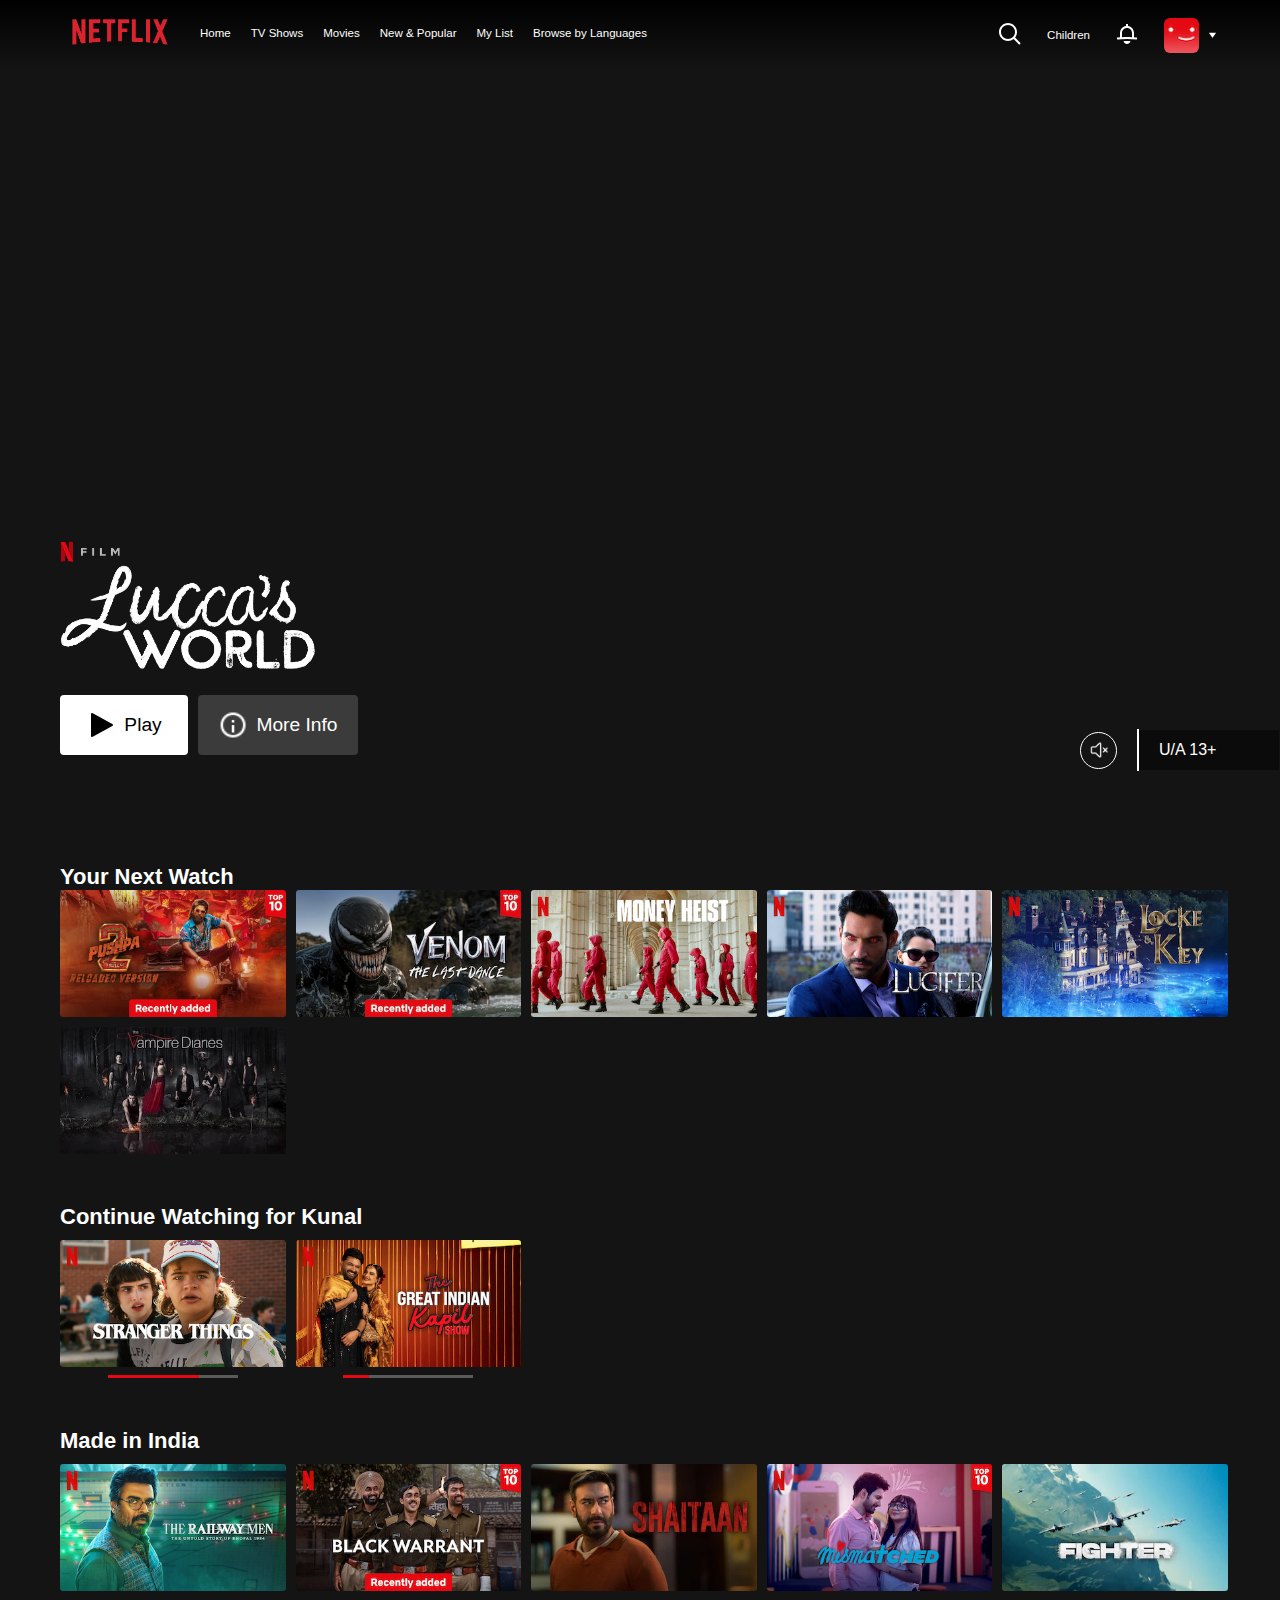
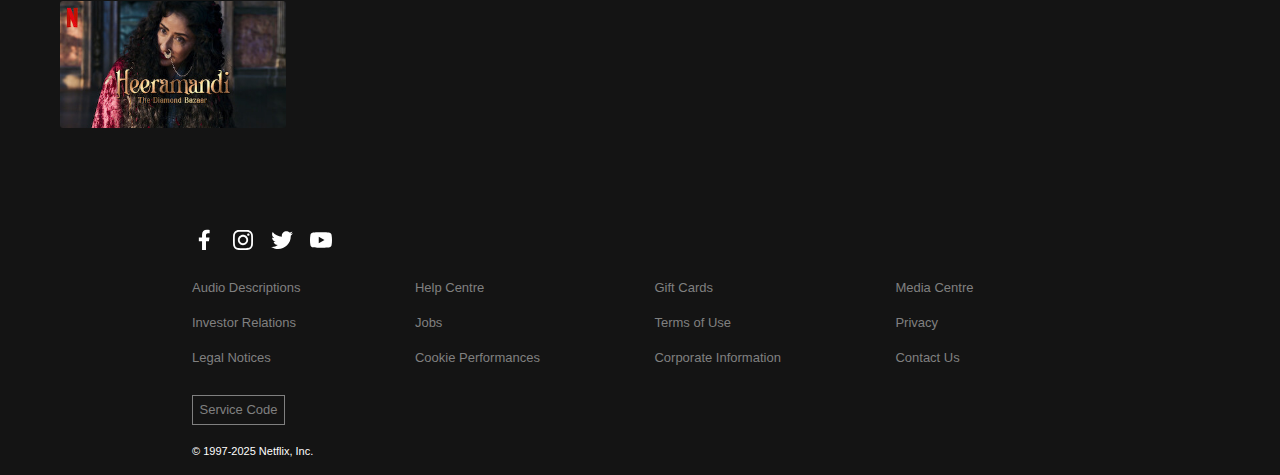
<file: Netflix_Project/HTML/index.html>
<!DOCTYPE html>
<html lang="en">

<head>
    <meta charset="UTF-8">
    <meta name="viewport" content="width=device-width, initial-scale=1.0">
    <title>Netflix</title>
    <link rel="preconnect" href="https://fonts.googleapis.com">
    <link rel="preconnect" href="https://fonts.gstatic.com" crossorigin>
    <link
        href="https://fonts.googleapis.com/css2?family=Bebas+Neue&family=Lora:ital,wght@0,400..700;1,400..700&family=Playwrite+IN:wght@100..400&display=swap"
        rel="stylesheet">
    <link rel="stylesheet" href="/Netflix_Project/CSS/style.css">
    <link rel="shortcut icon" href="/Netflix_Project/Images/favicon.png" type="image/x-icon">
</head>

<body>
    <nav>
        <div class="bg-black navfull flex">
            <div class="nav-left bg-black">
                <ul class="flex tl_list bg-black">
                    <li>
                        <img class="logo-nf bg-black" src="/Netflix_Project/Images/Netflix_Logo_PMS.png"
                            alt="">
                    </li>
                    <li class="bg-black">Home</li>
                    <li class="bg-black">TV Shows</li>
                    <li class="bg-black">Movies</li>
                    <li class="bg-black">New & Popular</li>
                    <li class="bg-black">My List</li>
                    <li class="bg-black">Browse by Languages</li>
                </ul>
            </div>

            <div class="nav-right">
                <ul class="tr-list flex">
                    <li>
                        <svg xmlns="http://www.w3.org/2000/svg" fill="none" role="img" viewBox="0 0 24 24"
                            data-icon="MagnifyingGlassStandard" aria-hidden="true" class="search-icon trsvg">
                            <path fill-rule="evenodd" clip-rule="evenodd"
                                d="M17 10C17 13.866 13.866 17 10 17C6.13401 17 3 13.866 3 10C3 6.13401 6.13401 3 10 3C13.866 3 17 6.13401 17 10ZM15.6177 17.0319C14.078 18.2635 12.125 19 10 19C5.02944 19 1 14.9706 1 10C1 5.02944 5.02944 1 10 1C14.9706 1 19 5.02944 19 10C19 12.125 18.2635 14.078 17.0319 15.6177L22.7071 21.2929L21.2929 22.7071L15.6177 17.0319Z"
                                fill="white"></path>
                        </svg>
                    </li>
                    <li>Children</li>
                    <li><svg class="trsvg" xmlns="http://www.w3.org/2000/svg" fill="none" role="img" viewBox="0 0 24 24"
                            data-icon="BellStandard" aria-hidden="true">
                            <path fill-rule="evenodd" clip-rule="evenodd"
                                d="M13.0002 4.07092C16.3924 4.55624 19 7.4736 19 11V15.2538C20.0489 15.3307 21.0851 15.4245 22.1072 15.5347L21.8928 17.5232C18.7222 17.1813 15.4092 17 12 17C8.59081 17 5.27788 17.1813 2.10723 17.5232L1.89282 15.5347C2.91498 15.4245 3.95119 15.3307 5.00003 15.2538V11C5.00003 7.47345 7.60784 4.55599 11.0002 4.07086V2H13.0002V4.07092ZM17 15.1287V11C17 8.23858 14.7614 6 12 6C9.2386 6 7.00003 8.23858 7.00003 11V15.1287C8.64066 15.0437 10.3091 15 12 15C13.691 15 15.3594 15.0437 17 15.1287ZM8.62593 19.3712C8.66235 20.5173 10.1512 22 11.9996 22C13.848 22 15.3368 20.5173 15.3732 19.3712C15.3803 19.1489 15.1758 19 14.9533 19H9.0458C8.82333 19 8.61886 19.1489 8.62593 19.3712Z"
                                fill="white"></path>
                        </svg></li>
                    <li>
                        <span class="tr-profile flex">
                            <img class="profile-logo"
                                src="/Netflix_Project/Images/profile logo.png" alt="">
                            <img class="down-arrow" src="/Netflix_Project/Images//down-arrow-svgrepo-com.svg" alt="">
                        </span>
                    </li>
                </ul>
            </div>
        </div>
    </nav>
    <main>
        <div class="intro-screen">
            <div class="title-bl bg-trans">
                <img class="title-bl-img bg-trans" src="/Netflix_Project/Images/Title.webp" alt="">
            </div>
            <div class="play-info flex bg-trans">
                <div class="playbox bg-trans flex">
                    <img class="bg-trans playsvg" src="/Netflix_Project/Images/play svg.png" alt="">
                    <span class="bg-trans playbox-font">Play</span>
                </div>
                <div class="infobox bg-trans flex">
                    <img class="bg-trans playsvg" src="/Netflix_Project/Images/info.png" alt="">
                    <span class="bg-trans infobox-text">More Info</span>
                </div>
            </div>
            <div class="mute-age bg-trans flex">
                <div class="mute bg-trans flex">
                    <img class="bg-trans" height="20" src="/Netflix_Project/Images/mute.png" alt="">
                </div>
                <div class="age flex bg-trans">
                    <span class="line-img bg-trans"></span>
                    <span class="bg-trans">U/A 13+</span>
                </div>
            </div>

            <div class="next-watch bg-trans">
                <span class="next-watch-font bg-trans">Your Next Watch</span>
            </div>
        </div>
        <div class="tiles-1 flex">
            <img src="/Netflix_Project/Images/Tiles 1/Pushpa2.webp" alt="" class="tiles-img">
            <img src="/Netflix_Project/Images/Tiles 1/venom.webp" alt="" class="tiles-img">
            <img src="/Netflix_Project/Images/Tiles 1/Money heist.jpg" alt="" class="tiles-img">
            <img src="/Netflix_Project/Images/Tiles 1/Lucifer.jpg" alt="" class="tiles-img">
            <img src="/Netflix_Project/Images/Tiles 1/Lock.jpg" alt="" class="tiles-img">
            <img src="/Netflix_Project/Images/Tiles 1/Vampire Diaries.webp" alt="" class="tiles-img">
        </div>

        <div class="continue-watching bg-trans">
            <span class="continue-watching-font bg-trans">Continue Watching for Kunal</span>
        </div>

        <div class="tiles-2 flex">
            <div class="timerem flex">
                <img width="100%" src="/Netflix_Project/Images/Tiles 2/Strange.jpg" alt="" class="tiles-img">
                <div class="timebar">
                    <div class="Progress-1"></div>
                </div>
            </div>
            <div class="timerem flex">
                <img src="/Netflix_Project/Images/Tiles 2/kap.jpg" alt="" class="tiles-img">
                <div class="timebar">
                    <div class="Progress-2"></div>
                </div>
            </div>
            
        </div>

        <div class="Genre bg-trans">
            <span class="Genre-font bg-trans">Made in India</span>
        </div>

        <div class="tiles-3 flex">
            <img src="/Netflix_Project/Images/Tiles 3/RailwayMan.jpg" alt="" class="tiles-img">
            <img src="/Netflix_Project/Images/Tiles 3/Black Warrant.jpg" alt="" class="tiles-img">
            <img src="/Netflix_Project/Images/Tiles 3/Shaitan.webp" alt="" class="tiles-img">
            <img src="/Netflix_Project/Images/Tiles 3/Mismatched.jpg" alt="" class="tiles-img">
            <img src="/Netflix_Project/Images/Tiles 3/Fighter.webp" alt="" class="tiles-img">
            <img src="/Netflix_Project/Images/Tiles 3/Heeramandi.jpg" alt="" class="tiles-img">
        </div>
    </main>
    <footer>
        <div class="social-svg flex">
            <a class="a-social-svg" href="">
                <svg xmlns="http://www.w3.org/2000/svg" fill="none" role="img" viewBox="0 0 24 24" width="24" height="24" data-icon="FacebookStandard" aria-hidden="true" class="svg-icon svg-icon-facebook-logo"><path fill-rule="evenodd" clip-rule="evenodd" d="M13.987 13.1621V21.9841H10.042V13.1621H6.84198V9.51207H10.047V6.73207C10.047 3.56707 11.932 1.82007 14.815 1.82007C15.7618 1.83321 16.7063 1.91577 17.641 2.06707V5.17307H16.045C15.4954 5.10007 14.9424 5.28088 14.5421 5.66447C14.1417 6.04807 13.9375 6.59284 13.987 7.14507V9.51207H17.487L16.928 13.1621H13.987Z" fill="currentColor"></path></svg>
            </a>
            <a class="a-social-svg" href="">
                <svg xmlns="http://www.w3.org/2000/svg" fill="none" role="img" viewBox="0 0 24 24" width="24" height="24" data-icon="InstagramStandard" aria-hidden="true" class="svg-icon svg-icon-instagram-logo"><path fill-rule="evenodd" clip-rule="evenodd" d="M21.93 16.123C21.9584 17.6765 21.3789 19.1796 20.315 20.312C19.1851 21.3804 17.6797 21.9607 16.125 21.927C14.474 22.021 9.52499 22.021 7.87499 21.927C6.32126 21.9551 4.81792 21.3757 3.68499 20.312C2.61754 19.1819 2.03744 17.6772 2.06999 16.123C1.97699 14.472 1.97699 9.523 2.06999 7.873C2.03955 6.31886 2.61933 4.81466 3.68499 3.683C4.81767 2.61952 6.32162 2.04163 7.87499 2.073C9.52599 1.979 14.475 1.979 16.125 2.073C17.6789 2.04394 19.1826 2.62353 20.315 3.688C21.3825 4.81813 21.9625 6.32278 21.93 7.877C22.023 9.528 22.023 14.472 21.93 16.123ZM20.2 12C20.2 10.545 20.32 7.422 19.8 6.106C19.4572 5.23679 18.7692 4.54875 17.9 4.206C16.588 3.689 13.461 3.806 12.006 3.806C10.551 3.806 7.42799 3.685 6.11199 4.206C5.24298 4.54905 4.55505 5.23699 4.21199 6.106C3.69499 7.418 3.81199 10.545 3.81199 12C3.81199 13.455 3.69099 16.578 4.21199 17.894C4.55535 18.7628 5.24318 19.4506 6.11199 19.794C7.42399 20.311 10.552 20.194 12.006 20.194C13.46 20.194 16.584 20.315 17.9 19.794C18.769 19.451 19.4569 18.763 19.8 17.894C20.319 16.582 20.2 13.455 20.2 12ZM17.13 12C17.13 14.8312 14.8352 17.1264 12.004 17.127C9.17282 17.1276 6.8771 14.8332 6.87599 12.002C6.87489 9.17083 9.16882 6.87466 12 6.87299C13.3608 6.87034 14.6666 7.40959 15.629 8.37161C16.5914 9.33363 17.1311 10.6392 17.129 12H17.13ZM15.336 12C15.336 10.1596 13.8444 8.66756 12.004 8.667C10.1636 8.66645 8.6711 10.1576 8.66999 11.998C8.66889 13.8384 10.1596 15.3313 12 15.333C13.8406 15.3319 15.3328 13.8406 15.335 12H15.336ZM17.336 7.85901C16.6733 7.85901 16.136 7.32174 16.136 6.659C16.136 5.99626 16.6733 5.459 17.336 5.459C17.9987 5.459 18.536 5.99626 18.536 6.659C18.5379 6.97731 18.4124 7.28317 18.1876 7.50853C17.9628 7.73389 17.6573 7.86008 17.339 7.85901H17.336Z" fill="currentColor"></path></svg>
            </a>
            <a class="a-social-svg" href="">
                <svg xmlns="http://www.w3.org/2000/svg" fill="none" role="img" viewBox="0 0 24 24" width="24" height="24" data-icon="TwitterStandard" aria-hidden="true" class="svg-icon svg-icon-twitter-logo"><path fill-rule="evenodd" clip-rule="evenodd" d="M20.768 8.207C20.7914 11.5932 19.4565 14.8475 17.062 17.242C14.6675 19.6365 11.4132 20.9714 8.027 20.948C5.58923 20.9544 3.20152 20.2564 1.151 18.938C1.50998 18.9771 1.87091 18.9955 2.232 18.993C4.24768 18.9984 6.20639 18.3245 7.792 17.08C5.87438 17.0472 4.18971 15.799 3.6 13.974C3.87982 14.0187 4.16264 14.0421 4.446 14.044C4.84354 14.0428 5.23935 13.9914 5.624 13.891C3.53637 13.4667 2.0367 11.6303 2.038 9.5V9.441C2.65835 9.78765 3.3519 9.98262 4.062 10.01C2.08979 8.69332 1.48225 6.06954 2.675 4.02C4.94972 6.82016 8.30596 8.52336 11.909 8.706C11.8375 8.369 11.8009 8.02551 11.8 7.681C11.8014 5.84295 12.9248 4.19204 14.6341 3.51625C16.3434 2.84047 18.2921 3.2768 19.55 4.617C20.5522 4.42342 21.5131 4.05731 22.39 3.535C22.0556 4.56894 21.3555 5.44538 20.421 6C21.3102 5.89965 22.1795 5.66709 23 5.31C22.3866 6.20228 21.6273 6.98489 20.754 7.625C20.768 7.82 20.768 8.014 20.768 8.207Z" fill="currentColor"></path></svg>
            </a>
            <a class="a-social-svg" href="">
                <svg xmlns="http://www.w3.org/2000/svg" fill="none" role="img" viewBox="0 0 24 24" width="24" height="24" data-icon="YoutubeStandard" aria-hidden="true" class="svg-icon svg-icon-youtube-logo"><path fill-rule="evenodd" clip-rule="evenodd" d="M22.54 6.67C22.288 5.71873 21.549 4.97331 20.6 4.713C18.88 4.25 12 4.25 12 4.25C12 4.25 5.11997 4.25 3.39997 4.713C2.45094 4.97331 1.71199 5.71873 1.45997 6.67C1.14265 8.42869 0.988663 10.213 0.99997 12C0.988663 13.787 1.14265 15.5713 1.45997 17.33C1.71288 18.2825 2.45401 19.0282 3.40497 19.287C5.11997 19.75 12.005 19.75 12.005 19.75C12.005 19.75 18.885 19.75 20.6 19.287C21.549 19.0267 22.288 18.2813 22.54 17.33C22.8573 15.5713 23.0113 13.787 23 12C23.0113 10.213 22.8573 8.42869 22.54 6.67ZM9.74997 15.27V8.729L15.5 12L9.74997 15.27Z" fill="currentColor"></path></svg>
            </a>
        </div>

        <div class="footer-links-box grid">
            <a href="" class="footer-links">Audio Descriptions</a>
            <a href="" class="footer-links">Help Centre</a>
            <a href="" class="footer-links">Gift Cards</a>
            <a href="" class="footer-links">Media Centre</a>
            <a href="" class="footer-links">Investor Relations</a>
            <a href="" class="footer-links">Jobs</a>
            <a href="" class="footer-links">Terms of Use</a>
            <a href="" class="footer-links">Privacy</a>
            <a href="" class="footer-links">Legal Notices</a>
            <a href="" class="footer-links">Cookie Performances</a>
            <a href="" class="footer-links">Corporate Information</a>
            <a href="" class="footer-links">Contact Us</a>
        </div>

        <button class="service-code">
            Service Code
        </button>

        <div class="copyrights">&copy 1997-2025 Netflix, Inc.</div>
    </footer>
</body>

</html>
</file>
<file: Netflix_Project/CSS/style.css>
*{
    margin: 0;
    padding: 0;
    font-family: Netflix Sans, Helvetica Neue, Segoe UI, Roboto, Ubuntu, sans-serif;
}

.navfull{
    background-image: linear-gradient(to bottom, rgb(0, 0, 0), #141414) ;
}

body{
    background-color: #141414;
}


.flex{
    display: flex;
}

.nav-left, .nav-right{
    width: 50%;
}

.tl_list{
    list-style: none;
    gap: 20px;
    align-items: center;
    margin-left: 60px;
    height: 65px;
    width: 100%;
}

.logo-nf{
    height: 50px;
    width: 120px;
}

.tr-list{
    list-style: none;
    height: 70px;
    justify-content: flex-end;
    align-items: center;
    gap: 25px;
    margin-right: 60px;
}

.trsvg{
    height: 24px;
    width: 24px;
}

.navfull{
    width: 100%;
    color: white;
    font-weight: 500;
    font-size: 14px;
}


.profile-logo{
    height: 35px;
    width: 35px;
    border-radius: 6px;
}

.down-arrow{
    height: 8px;
    width: 15px;
}

.tr-profile{
    gap: 6px;
    justify-content: center;
    align-items: center;
}

@media screen and (max-width: 1350px) {
    .navfull{
        font-size: 0.9vw;
    }
}

@media screen and (max-width: 388px) {
    .tiles-img{
        width: 80vw;
        height: 80vh;
    }
}

.intro-screen{
    /* position: relative; */
    background-image: url(https://occ-0-3752-3646.1.nflxso.net/dnm/api/v6/6AYY37jfdO6hpXcMjf9Yu5cnmO0/AAAABT31hXDpXiKJu6ii_TR3YDoyr11ywf1QyURFeRz02Xssp58fGidm_bSiEmjkz1vxVm37d-Es8Ka51IH5XAZcURiMR1pPV9awBT9-.webp?r=e22);
    height: 90vh;
    background-repeat: no-repeat;
    background-position: top center;
    background-size: cover;
}

.title-bl-img{
    position: absolute;
    left: 60px;
    bottom: 230px;
    width: 330px;
    height: 129px;

    /* width: 25%; */

}

.bg-trans{
    background-color: transparent;
}

.playbox{
    /* height: 47px;
    width: 125px; */

    height: 6.7vh;
    width: 10vw;
    
    background-color: white;
    justify-content: center;
    align-items: center;
    border-radius: 4px;
    gap: 8px;
}

.playbox-font{
    color: black;
}

.play-info{
    font-size: 1.2em;
    position: absolute;
    bottom: 145px;
    left: 60px;
    gap: 10px;
}

.playsvg{
    height: 30px;
    width: 30px;
}

.infobox-text{
    color: white;
}

.infobox{
    /* height: 47px;
    width: 175px; */

    height: 6.7vh;
    width: 12.5vw;
    background-color: rgba(255, 255, 255, 0.167);
    justify-content: center;
    align-items: center;
    gap: 8px;
    border-radius: 4px;
}


.mute-age{
    position: absolute;
    height: 40px;
    width: 200px;
    align-items: center;
    bottom: 130px;
    right: 0px;
    gap: 20px;
}

.mute{
    height: 35px;
    width: 35px;
    border-radius: 40px;
    border: 0.5px solid white;
    justify-content: center;
    align-items: center;
}

.age{
    align-items: center;
    background-color: rgba(0, 0, 0, 0.445);
    color: white;
    height: 100%;
    width: 142px;
    font: 20px;
    gap: 20px;
}

.line-img{
    height: 100%;
    border: 0.5px solid white;
}

.next-watch{
    position: absolute;
    bottom: 10px;
    color: white;   
    left: 60px;
}

.next-watch-font{
    font-size: 22px;
    font-weight: 600;
}

.tiles-1{
    margin-left: 60px;
    margin-top: 10px;
    gap: 10px;
    flex-wrap: wrap;
    /* justify-content: center; */
}

.tiles-img{
    height: 127px;
    border-radius: 3px;
}

.continue-watching{
    margin-top: 50px;
    margin-left: 60px;
}

.continue-watching-font{
    font-size: 22px;
    font-weight: 600;
    color: white;
}

.tiles-2{
    margin-top: 10px;
    margin-left: 60px;
    gap: 10px;
    flex-wrap: wrap;
}

.timebar{
    width: 130px;
    height: 2.5px;
    background-color: hsla(0, 0%, 100%, .3);
}

.timerem{
    flex-direction: column;
    justify-content: center;
    align-items: center;
    gap: 8px;
}

.Progress-1{
    height: 100%;
    width: 70%;
    background-color: #e50914;
}

.Progress-2{
    height: 100%;
    width: 20%;
    background-color: #e50914;
}

.Genre{
    margin-top: 50px;
    margin-left: 60px;
}

.Genre-font{
    font-size: 22px;
    font-weight: 600;
    color: white;
}

.tiles-3{
    margin-top: 10px;
    margin-left: 60px;
    gap: 10px;
    flex-wrap: wrap;
    /* justify-content: center; */
}

.social-svg{
    margin-left: 15%;
    width: 70%;
    height: 4vh;
    /* border: 2px solid red; */
    margin-bottom: 1em;
}

.a-social-svg{
    color: white;
    margin-right: 15px;
}

main{
    margin-bottom: 100px;
}

.footer-links{
    font-size: 13px;
    color: grey;
    text-decoration: none;
    margin-bottom: 20px;
}

.footer-links:hover{
    text-decoration: underline;
}
.grid{
    display: grid;
}

.footer-links-box{
    margin-left: 15%;
    width: 70%;
    grid-template-columns: repeat(4, auto);
    grid-template-rows: repeat(3, auto);
    margin-bottom: 10px;
}

.service-code{
    font-size: 13px;
    color: grey;
    padding: 0.5em;
    border: 1px solid grey;
    margin-left: 15%;
    margin-bottom: 20px;
    background-color: #141414;
}

.service-code:hover{
    color: white;
}

.copyrights{
    color: white;
    font-size: 11px;
    margin-left: 15%;
    margin-bottom: 2vh;
}
</file>
